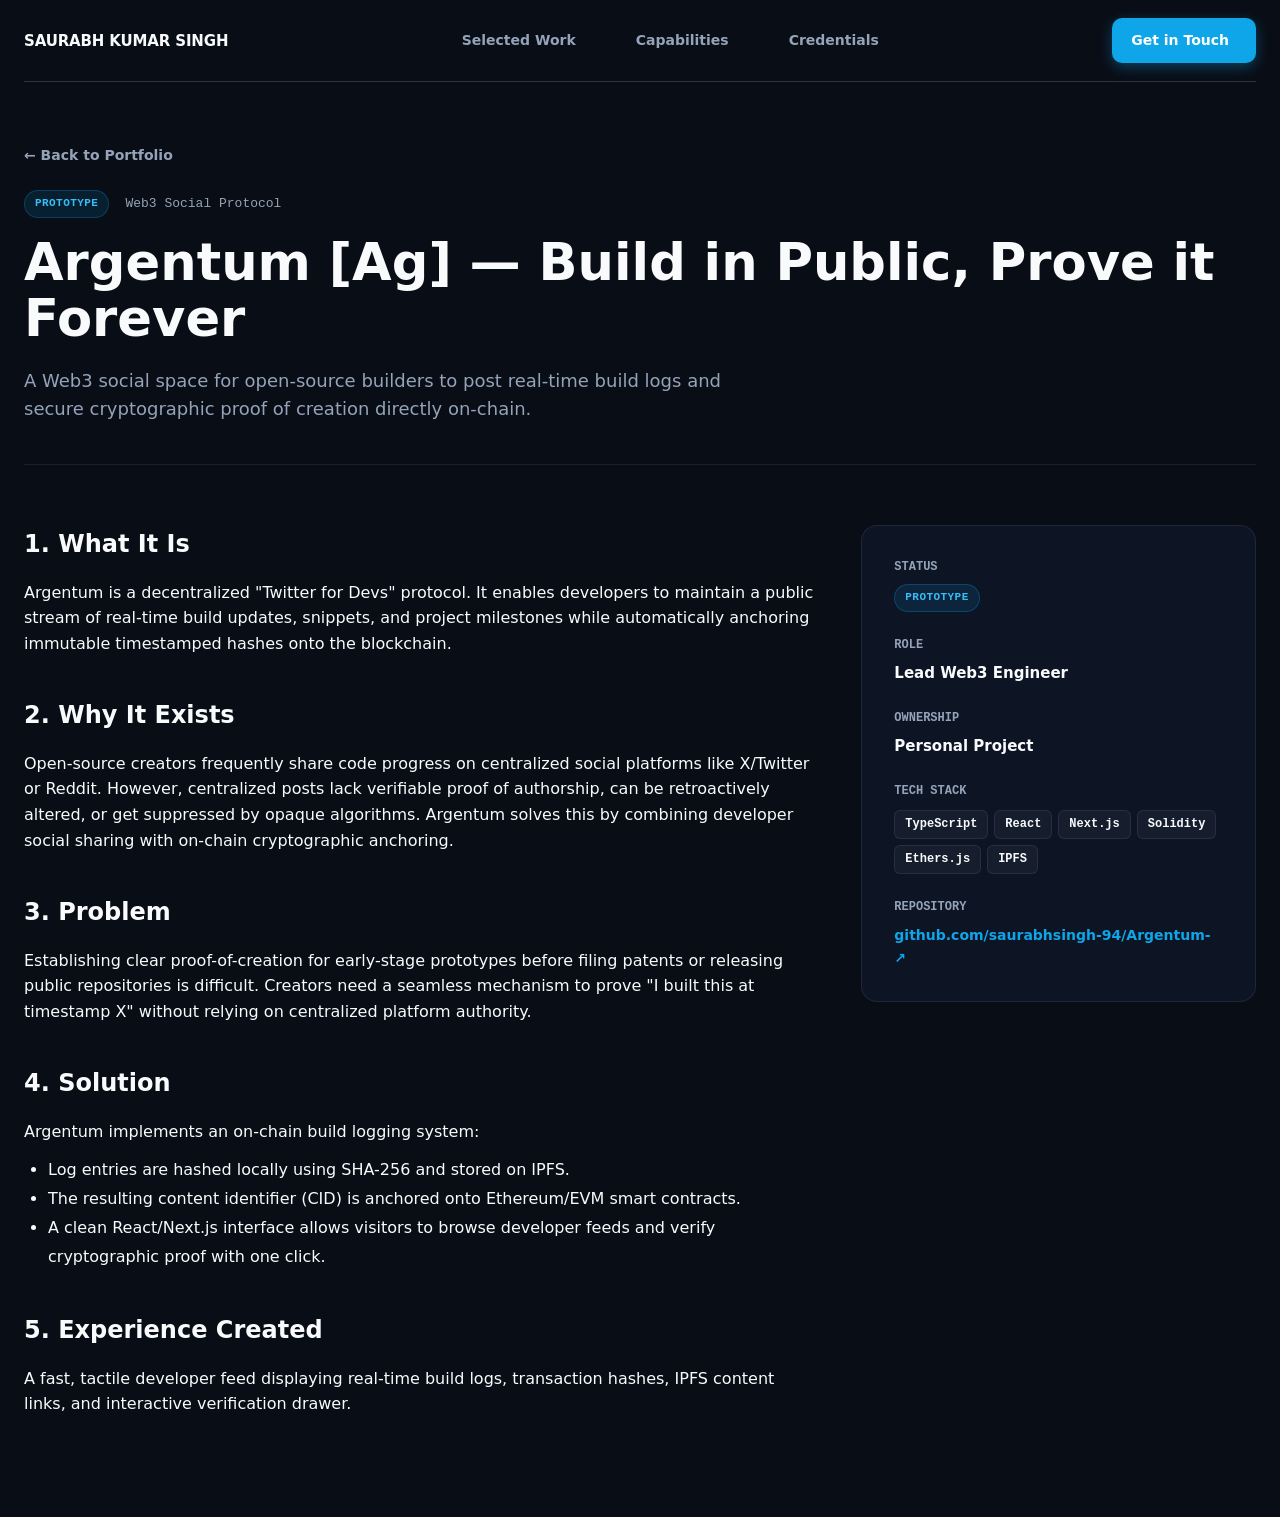
<file: projects/argentum.html>
<!doctype html>
<html lang="en">
  <head>
    <meta charset="UTF-8" />
    <meta name="viewport" content="width=device-width, initial-scale=1.0" />
    <title>Argentum [Ag] — Case Study | Saurabh Kumar Singh</title>
    <link rel="stylesheet" href="../assets/css/main.css" />
    <style>
      .case-study-hero {
        padding: 60px 0 40px;
        border-bottom: 1px solid var(--line);
      }
      .back-link {
        display: inline-flex;
        align-items: center;
        gap: 8px;
        font-weight: 800;
        font-size: 14px;
        color: var(--muted);
        margin-bottom: 24px;
      }
      .back-link:hover { color: var(--red); }
      .case-grid {
        display: grid;
        grid-template-columns: 2fr 1fr;
        gap: 48px;
        padding: 60px 0;
      }
      .case-block {
        margin-bottom: 40px;
      }
      .case-block h2 {
        font-size: 24px;
        font-weight: 900;
        margin-bottom: 16px;
      }
      .case-sidebar {
        background: var(--card-bg);
        border: 1px solid var(--line);
        border-radius: var(--radius);
        padding: 32px;
        height: fit-content;
        box-shadow: var(--shadow-soft);
      }
      .meta-group {
        margin-bottom: 24px;
      }
      .meta-label {
        font-size: 12px;
        font-weight: 800;
        font-family: var(--font-mono);
        color: var(--muted);
        text-transform: uppercase;
        margin-bottom: 6px;
      }
      .meta-val {
        font-size: 15px;
        font-weight: 700;
      }
    </style>
  </head>
  <body>
    <div class="page">
      <nav class="header-nav">
        <a href="../index.html" class="brand-container">
          <span>SAURABH KUMAR SINGH</span>
        </a>
        <div class="nav-links">
          <a href="../index.html#projects">Selected Work</a>
          <a href="../index.html#about">Capabilities</a>
          <a href="../index.html#credentials">Credentials</a>
        </div>
        <div class="nav-cta-group">
          <a href="../index.html#contact" class="btn red">
            <span>Get in Touch</span>
            <span class="btn-cube"></span>
          </a>
        </div>
      </nav>

      <section class="case-study-hero">
        <a href="../index.html#projects" class="back-link">← Back to Portfolio</a>
        <div style="display: flex; align-items: center; gap: 16px; margin-bottom: 16px;">
          <span class="status-badge prototype">Prototype</span>
          <span style="font-family: var(--font-mono); font-size: 13px; color: var(--muted);">Web3 Social Protocol</span>
        </div>
        <h1 style="font-size: clamp(36px, 4vw, 54px); font-weight: 900; line-height: 1.1; margin-bottom: 20px;">
          Argentum [Ag] — Build in Public, Prove it Forever
        </h1>
        <p style="font-size: 18px; color: var(--muted); max-width: 760px;">
          A Web3 social space for open-source builders to post real-time build logs and secure cryptographic proof of creation directly on-chain.
        </p>
      </section>

      <div class="case-grid">
        <main class="case-content">
          <div class="case-block">
            <h2>1. What It Is</h2>
            <p>
              Argentum is a decentralized "Twitter for Devs" protocol. It enables developers to maintain a public stream of real-time build updates, snippets, and project milestones while automatically anchoring immutable timestamped hashes onto the blockchain.
            </p>
          </div>

          <div class="case-block">
            <h2>2. Why It Exists</h2>
            <p>
              Open-source creators frequently share code progress on centralized social platforms like X/Twitter or Reddit. However, centralized posts lack verifiable proof of authorship, can be retroactively altered, or get suppressed by opaque algorithms. Argentum solves this by combining developer social sharing with on-chain cryptographic anchoring.
            </p>
          </div>

          <div class="case-block">
            <h2>3. Problem</h2>
            <p>
              Establishing clear proof-of-creation for early-stage prototypes before filing patents or releasing public repositories is difficult. Creators need a seamless mechanism to prove "I built this at timestamp X" without relying on centralized platform authority.
            </p>
          </div>

          <div class="case-block">
            <h2>4. Solution</h2>
            <p>
              Argentum implements an on-chain build logging system:
            </p>
            <ul style="margin-left: 24px; margin-top: 12px; line-height: 1.8;">
              <li>Log entries are hashed locally using SHA-256 and stored on IPFS.</li>
              <li>The resulting content identifier (CID) is anchored onto Ethereum/EVM smart contracts.</li>
              <li>A clean React/Next.js interface allows visitors to browse developer feeds and verify cryptographic proof with one click.</li>
            </ul>
          </div>

          <div class="case-block">
            <h2>5. Experience Created</h2>
            <p>
              A fast, tactile developer feed displaying real-time build logs, transaction hashes, IPFS content links, and interactive verification drawer.
            </p>
          </div>
        </main>

        <aside class="case-sidebar">
          <div class="meta-group">
            <div class="meta-label">Status</div>
            <div class="meta-val"><span class="status-badge prototype">Prototype</span></div>
          </div>
          <div class="meta-group">
            <div class="meta-label">Role</div>
            <div class="meta-val">Lead Web3 Engineer</div>
          </div>
          <div class="meta-group">
            <div class="meta-label">Ownership</div>
            <div class="meta-val">Personal Project</div>
          </div>
          <div class="meta-group">
            <div class="meta-label">Tech Stack</div>
            <div style="display: flex; flex-wrap: wrap; gap: 6px; margin-top: 8px;">
              <span class="tag-pill">TypeScript</span>
              <span class="tag-pill">React</span>
              <span class="tag-pill">Next.js</span>
              <span class="tag-pill">Solidity</span>
              <span class="tag-pill">Ethers.js</span>
              <span class="tag-pill">IPFS</span>
            </div>
          </div>
          <div class="meta-group" style="margin-bottom: 0;">
            <div class="meta-label">Repository</div>
            <div class="meta-val">
              <a href="https://github.com/saurabhsingh-94/Argentum-" target="_blank" class="card-link">
                github.com/saurabhsingh-94/Argentum- ↗
              </a>
            </div>
          </div>
        </aside>
      </div>
    </div>
  </body>
</html>
</file>
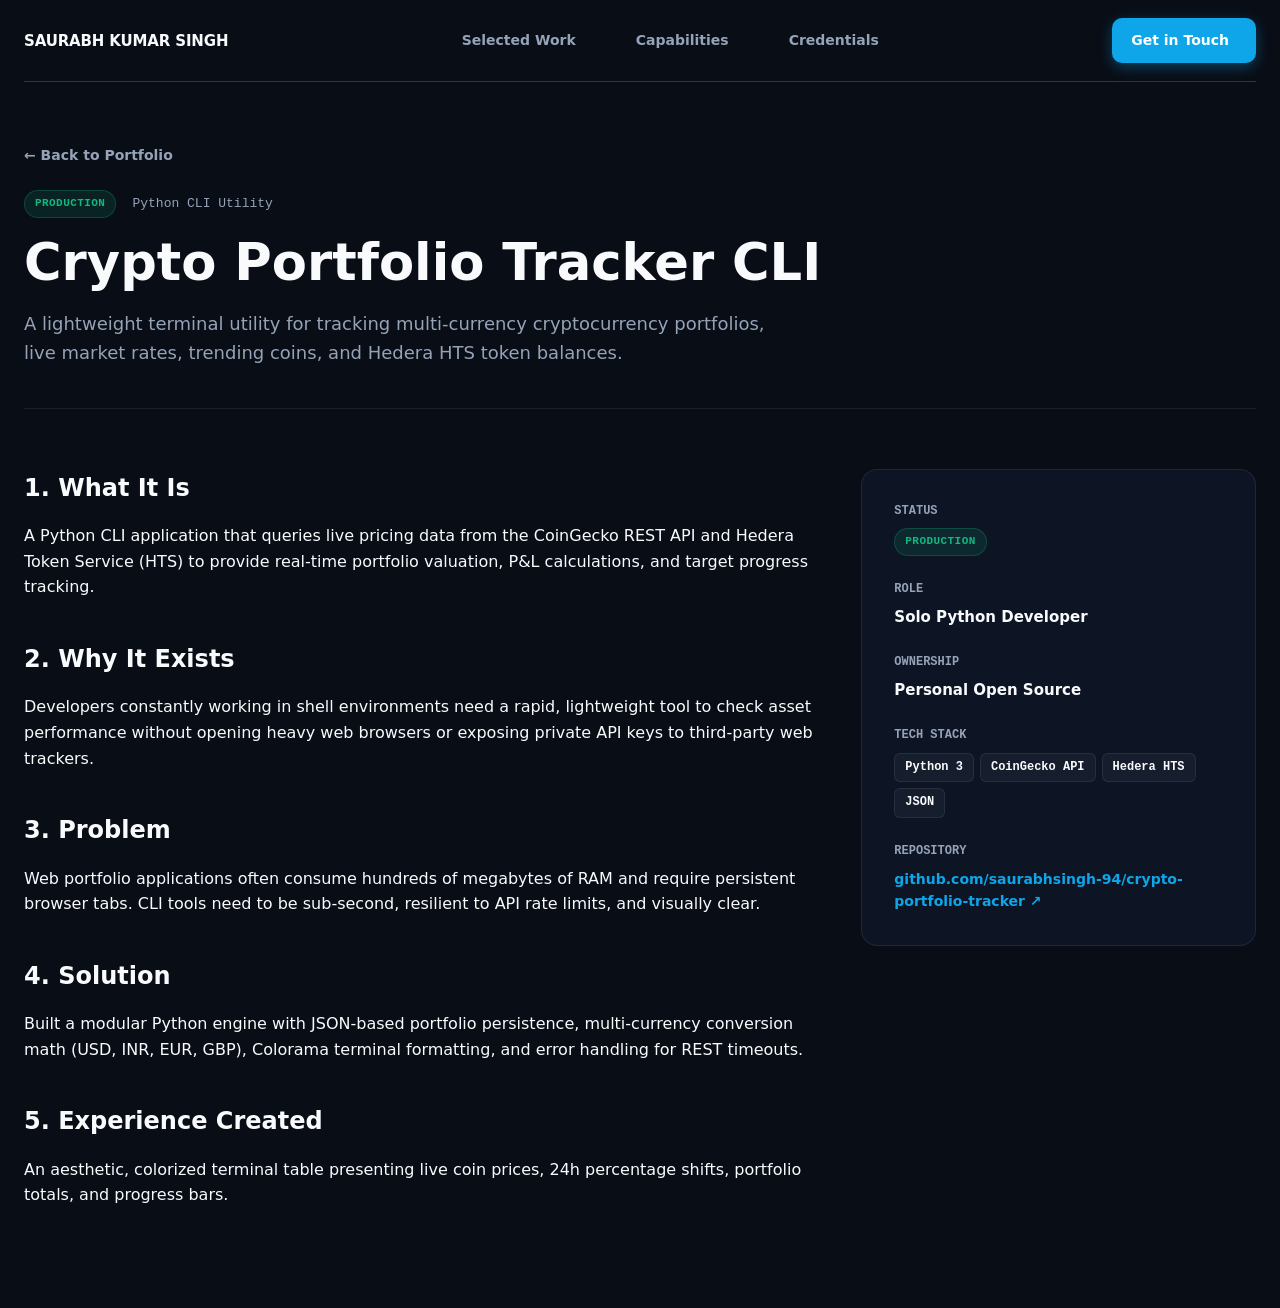
<file: projects/crypto-portfolio-tracker.html>
<!doctype html>
<html lang="en">
  <head>
    <meta charset="UTF-8" />
    <meta name="viewport" content="width=device-width, initial-scale=1.0" />
    <title>Crypto Portfolio Tracker CLI — Case Study | Saurabh Kumar Singh</title>
    <link rel="stylesheet" href="../assets/css/main.css" />
    <style>
      .case-study-hero { padding: 60px 0 40px; border-bottom: 1px solid var(--line); }
      .back-link { display: inline-flex; align-items: center; gap: 8px; font-weight: 800; font-size: 14px; color: var(--muted); margin-bottom: 24px; }
      .back-link:hover { color: var(--red); }
      .case-grid { display: grid; grid-template-columns: 2fr 1fr; gap: 48px; padding: 60px 0; }
      .case-block { margin-bottom: 40px; }
      .case-block h2 { font-size: 24px; font-weight: 900; margin-bottom: 16px; }
      .case-sidebar { background: var(--card-bg); border: 1px solid var(--line); border-radius: var(--radius); padding: 32px; height: fit-content; box-shadow: var(--shadow-soft); }
      .meta-group { margin-bottom: 24px; }
      .meta-label { font-size: 12px; font-weight: 800; font-family: var(--font-mono); color: var(--muted); text-transform: uppercase; margin-bottom: 6px; }
      .meta-val { font-size: 15px; font-weight: 700; }
    </style>
  </head>
  <body>
    <div class="page">
      <nav class="header-nav">
        <a href="../index.html" class="brand-container">
          <span>SAURABH KUMAR SINGH</span>
        </a>
        <div class="nav-links">
          <a href="../index.html#projects">Selected Work</a>
          <a href="../index.html#about">Capabilities</a>
          <a href="../index.html#credentials">Credentials</a>
        </div>
        <div class="nav-cta-group">
          <a href="../index.html#contact" class="btn red">
            <span>Get in Touch</span>
            <span class="btn-cube"></span>
          </a>
        </div>
      </nav>

      <section class="case-study-hero">
        <a href="../index.html#projects" class="back-link">← Back to Portfolio</a>
        <div style="display: flex; align-items: center; gap: 16px; margin-bottom: 16px;">
          <span class="status-badge production">Production</span>
          <span style="font-family: var(--font-mono); font-size: 13px; color: var(--muted);">Python CLI Utility</span>
        </div>
        <h1 style="font-size: clamp(36px, 4vw, 54px); font-weight: 900; line-height: 1.1; margin-bottom: 20px;">
          Crypto Portfolio Tracker CLI
        </h1>
        <p style="font-size: 18px; color: var(--muted); max-width: 760px;">
          A lightweight terminal utility for tracking multi-currency cryptocurrency portfolios, live market rates, trending coins, and Hedera HTS token balances.
        </p>
      </section>

      <div class="case-grid">
        <main class="case-content">
          <div class="case-block">
            <h2>1. What It Is</h2>
            <p>
              A Python CLI application that queries live pricing data from the CoinGecko REST API and Hedera Token Service (HTS) to provide real-time portfolio valuation, P&L calculations, and target progress tracking.
            </p>
          </div>

          <div class="case-block">
            <h2>2. Why It Exists</h2>
            <p>
              Developers constantly working in shell environments need a rapid, lightweight tool to check asset performance without opening heavy web browsers or exposing private API keys to third-party web trackers.
            </p>
          </div>

          <div class="case-block">
            <h2>3. Problem</h2>
            <p>
              Web portfolio applications often consume hundreds of megabytes of RAM and require persistent browser tabs. CLI tools need to be sub-second, resilient to API rate limits, and visually clear.
            </p>
          </div>

          <div class="case-block">
            <h2>4. Solution</h2>
            <p>
              Built a modular Python engine with JSON-based portfolio persistence, multi-currency conversion math (USD, INR, EUR, GBP), Colorama terminal formatting, and error handling for REST timeouts.
            </p>
          </div>

          <div class="case-block">
            <h2>5. Experience Created</h2>
            <p>
              An aesthetic, colorized terminal table presenting live coin prices, 24h percentage shifts, portfolio totals, and progress bars.
            </p>
          </div>
        </main>

        <aside class="case-sidebar">
          <div class="meta-group">
            <div class="meta-label">Status</div>
            <div class="meta-val"><span class="status-badge production">Production</span></div>
          </div>
          <div class="meta-group">
            <div class="meta-label">Role</div>
            <div class="meta-val">Solo Python Developer</div>
          </div>
          <div class="meta-group">
            <div class="meta-label">Ownership</div>
            <div class="meta-val">Personal Open Source</div>
          </div>
          <div class="meta-group">
            <div class="meta-label">Tech Stack</div>
            <div style="display: flex; flex-wrap: wrap; gap: 6px; margin-top: 8px;">
              <span class="tag-pill">Python 3</span>
              <span class="tag-pill">CoinGecko API</span>
              <span class="tag-pill">Hedera HTS</span>
              <span class="tag-pill">JSON</span>
            </div>
          </div>
          <div class="meta-group" style="margin-bottom: 0;">
            <div class="meta-label">Repository</div>
            <div class="meta-val">
              <a href="https://github.com/saurabhsingh-94/crypto-portfolio-tracker" target="_blank" class="card-link">
                github.com/saurabhsingh-94/crypto-portfolio-tracker ↗
              </a>
            </div>
          </div>
        </aside>
      </div>
    </div>
  </body>
</html>
</file>
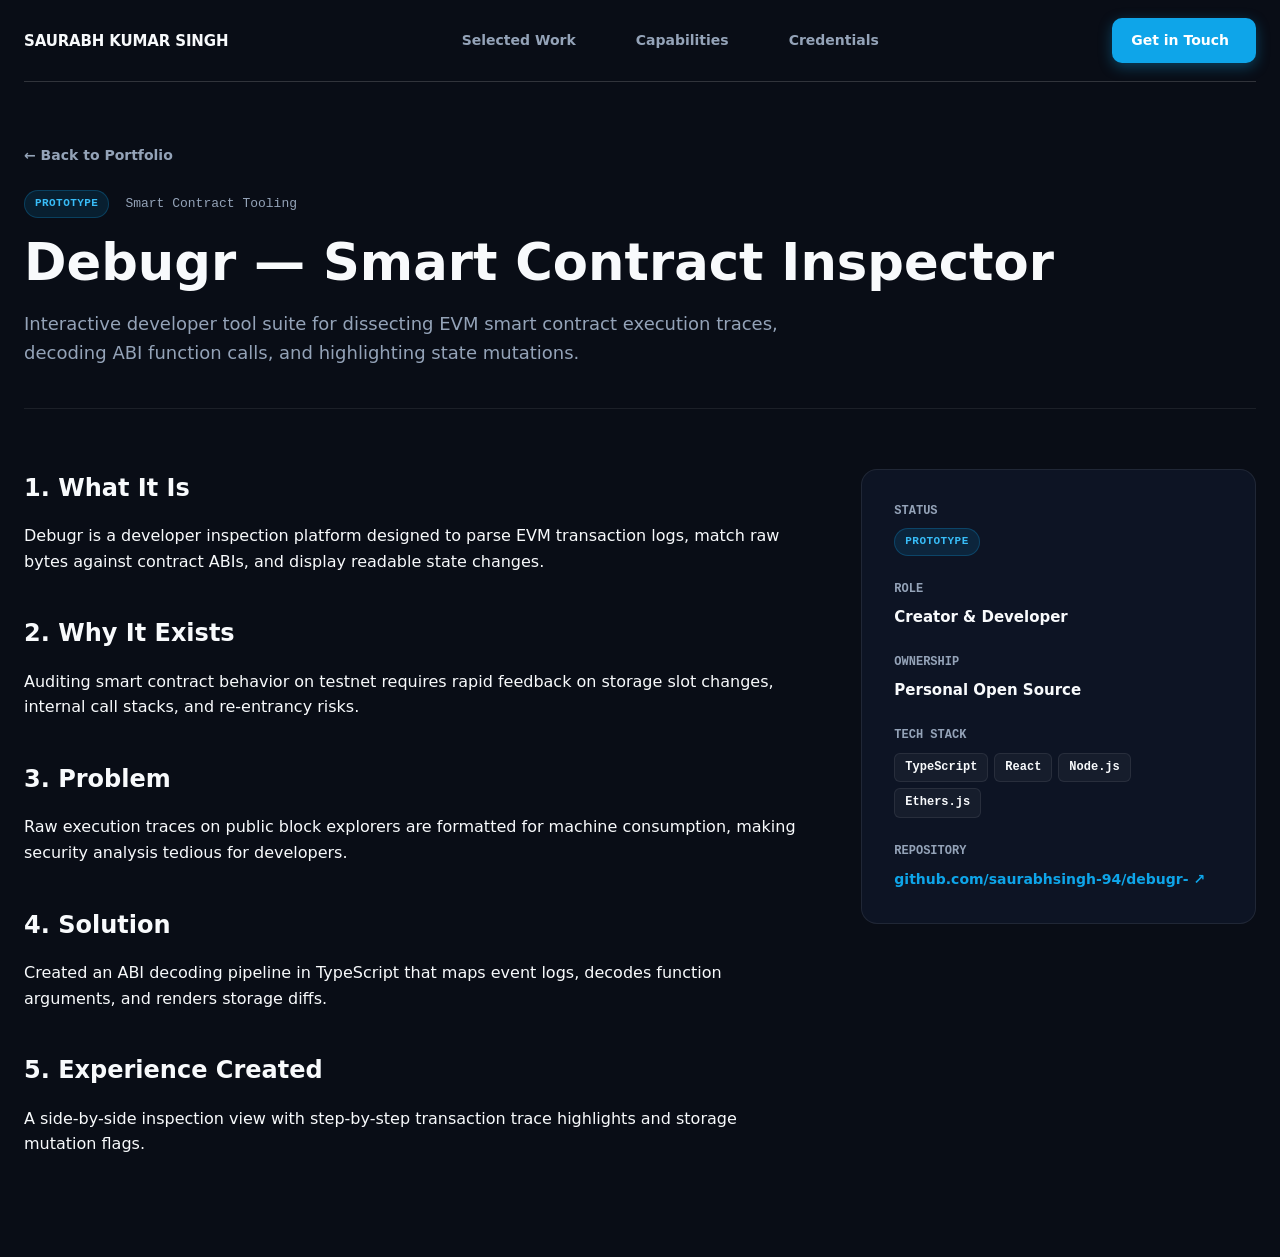
<file: projects/debugr.html>
<!doctype html>
<html lang="en">
  <head>
    <meta charset="UTF-8" />
    <meta name="viewport" content="width=device-width, initial-scale=1.0" />
    <title>Debugr — Smart Contract Inspector — Case Study | Saurabh Kumar Singh</title>
    <link rel="stylesheet" href="../assets/css/main.css" />
    <style>
      .case-study-hero { padding: 60px 0 40px; border-bottom: 1px solid var(--line); }
      .back-link { display: inline-flex; align-items: center; gap: 8px; font-weight: 800; font-size: 14px; color: var(--muted); margin-bottom: 24px; }
      .back-link:hover { color: var(--red); }
      .case-grid { display: grid; grid-template-columns: 2fr 1fr; gap: 48px; padding: 60px 0; }
      .case-block { margin-bottom: 40px; }
      .case-block h2 { font-size: 24px; font-weight: 900; margin-bottom: 16px; }
      .case-sidebar { background: var(--card-bg); border: 1px solid var(--line); border-radius: var(--radius); padding: 32px; height: fit-content; box-shadow: var(--shadow-soft); }
      .meta-group { margin-bottom: 24px; }
      .meta-label { font-size: 12px; font-weight: 800; font-family: var(--font-mono); color: var(--muted); text-transform: uppercase; margin-bottom: 6px; }
      .meta-val { font-size: 15px; font-weight: 700; }
    </style>
  </head>
  <body>
    <div class="page">
      <nav class="header-nav">
        <a href="../index.html" class="brand-container">
          <span>SAURABH KUMAR SINGH</span>
        </a>
        <div class="nav-links">
          <a href="../index.html#projects">Selected Work</a>
          <a href="../index.html#about">Capabilities</a>
          <a href="../index.html#credentials">Credentials</a>
        </div>
        <div class="nav-cta-group">
          <a href="../index.html#contact" class="btn red">
            <span>Get in Touch</span>
            <span class="btn-cube"></span>
          </a>
        </div>
      </nav>

      <section class="case-study-hero">
        <a href="../index.html#projects" class="back-link">← Back to Portfolio</a>
        <div style="display: flex; align-items: center; gap: 16px; margin-bottom: 16px;">
          <span class="status-badge prototype">Prototype</span>
          <span style="font-family: var(--font-mono); font-size: 13px; color: var(--muted);">Smart Contract Tooling</span>
        </div>
        <h1 style="font-size: clamp(36px, 4vw, 54px); font-weight: 900; line-height: 1.1; margin-bottom: 20px;">
          Debugr — Smart Contract Inspector
        </h1>
        <p style="font-size: 18px; color: var(--muted); max-width: 760px;">
          Interactive developer tool suite for dissecting EVM smart contract execution traces, decoding ABI function calls, and highlighting state mutations.
        </p>
      </section>

      <div class="case-grid">
        <main class="case-content">
          <div class="case-block">
            <h2>1. What It Is</h2>
            <p>
              Debugr is a developer inspection platform designed to parse EVM transaction logs, match raw bytes against contract ABIs, and display readable state changes.
            </p>
          </div>

          <div class="case-block">
            <h2>2. Why It Exists</h2>
            <p>
              Auditing smart contract behavior on testnet requires rapid feedback on storage slot changes, internal call stacks, and re-entrancy risks.
            </p>
          </div>

          <div class="case-block">
            <h2>3. Problem</h2>
            <p>
              Raw execution traces on public block explorers are formatted for machine consumption, making security analysis tedious for developers.
            </p>
          </div>

          <div class="case-block">
            <h2>4. Solution</h2>
            <p>
              Created an ABI decoding pipeline in TypeScript that maps event logs, decodes function arguments, and renders storage diffs.
            </p>
          </div>

          <div class="case-block">
            <h2>5. Experience Created</h2>
            <p>
              A side-by-side inspection view with step-by-step transaction trace highlights and storage mutation flags.
            </p>
          </div>
        </main>

        <aside class="case-sidebar">
          <div class="meta-group">
            <div class="meta-label">Status</div>
            <div class="meta-val"><span class="status-badge prototype">Prototype</span></div>
          </div>
          <div class="meta-group">
            <div class="meta-label">Role</div>
            <div class="meta-val">Creator & Developer</div>
          </div>
          <div class="meta-group">
            <div class="meta-label">Ownership</div>
            <div class="meta-val">Personal Open Source</div>
          </div>
          <div class="meta-group">
            <div class="meta-label">Tech Stack</div>
            <div style="display: flex; flex-wrap: wrap; gap: 6px; margin-top: 8px;">
              <span class="tag-pill">TypeScript</span>
              <span class="tag-pill">React</span>
              <span class="tag-pill">Node.js</span>
              <span class="tag-pill">Ethers.js</span>
            </div>
          </div>
          <div class="meta-group" style="margin-bottom: 0;">
            <div class="meta-label">Repository</div>
            <div class="meta-val">
              <a href="https://github.com/saurabhsingh-94/debugr-" target="_blank" class="card-link">
                github.com/saurabhsingh-94/debugr- ↗
              </a>
            </div>
          </div>
        </aside>
      </div>
    </div>
  </body>
</html>
</file>
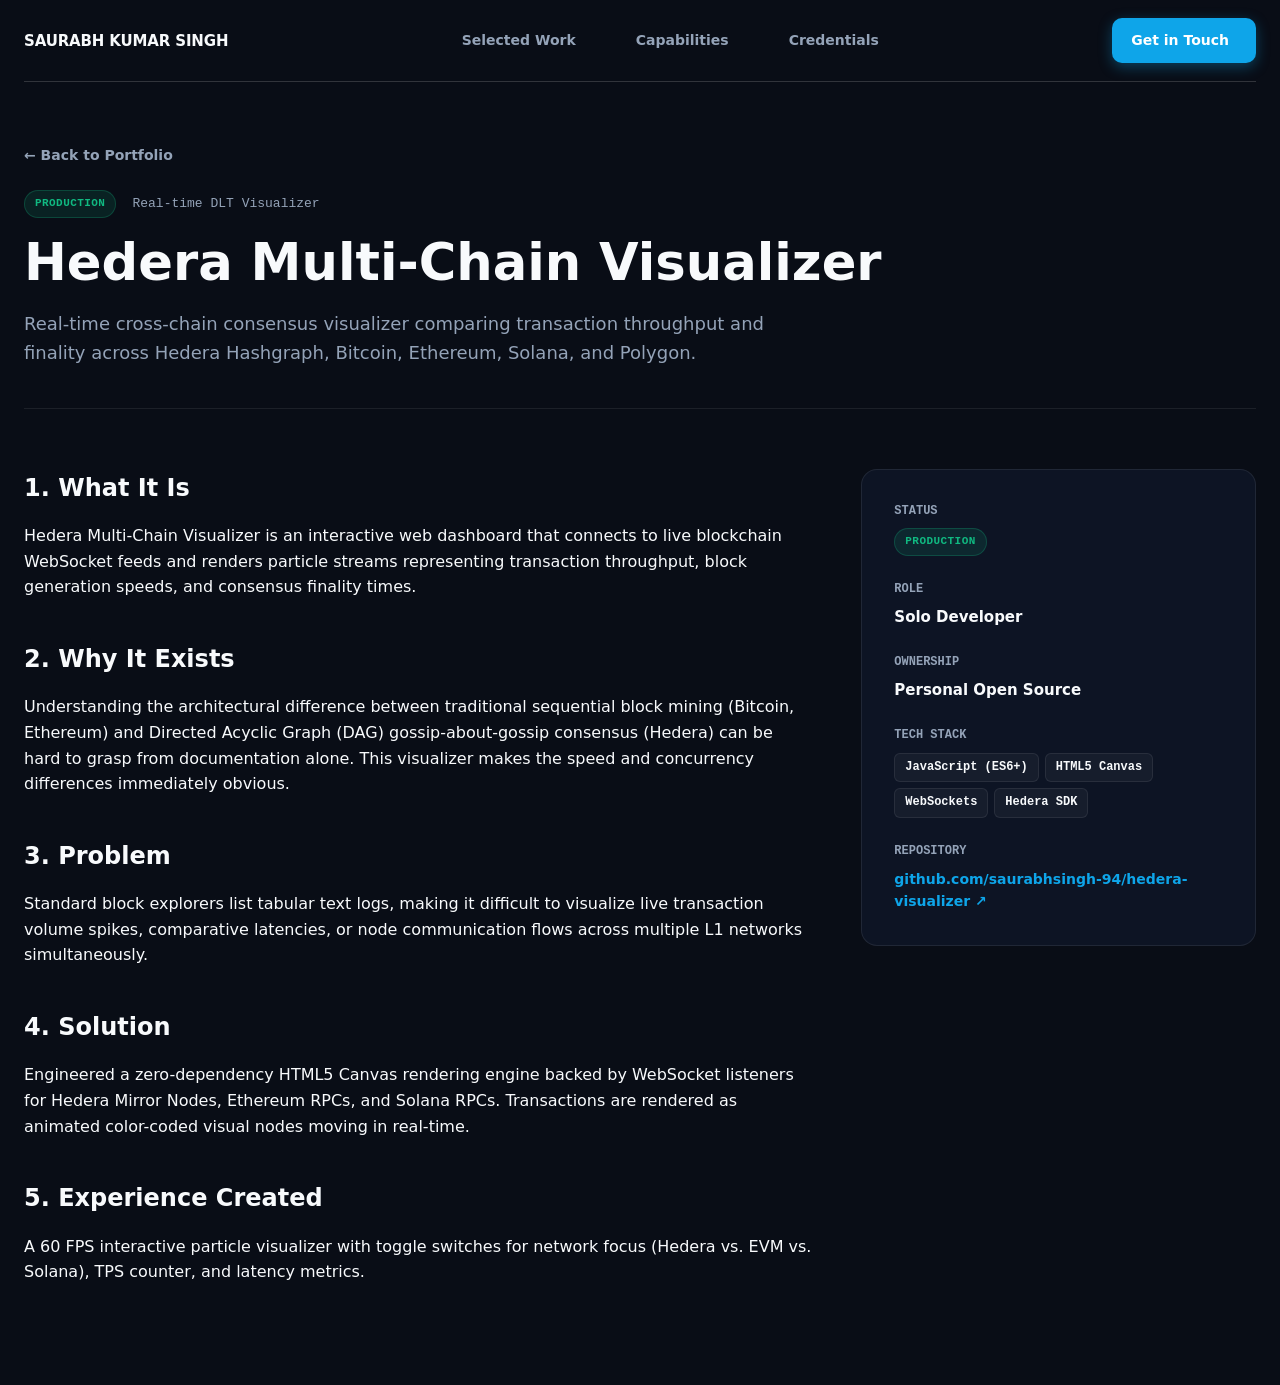
<file: projects/hedera-visualizer.html>
<!doctype html>
<html lang="en">
  <head>
    <meta charset="UTF-8" />
    <meta name="viewport" content="width=device-width, initial-scale=1.0" />
    <title>Hedera Multi-Chain Visualizer — Case Study | Saurabh Kumar Singh</title>
    <link rel="stylesheet" href="../assets/css/main.css" />
    <style>
      .case-study-hero { padding: 60px 0 40px; border-bottom: 1px solid var(--line); }
      .back-link { display: inline-flex; align-items: center; gap: 8px; font-weight: 800; font-size: 14px; color: var(--muted); margin-bottom: 24px; }
      .back-link:hover { color: var(--red); }
      .case-grid { display: grid; grid-template-columns: 2fr 1fr; gap: 48px; padding: 60px 0; }
      .case-block { margin-bottom: 40px; }
      .case-block h2 { font-size: 24px; font-weight: 900; margin-bottom: 16px; }
      .case-sidebar { background: var(--card-bg); border: 1px solid var(--line); border-radius: var(--radius); padding: 32px; height: fit-content; box-shadow: var(--shadow-soft); }
      .meta-group { margin-bottom: 24px; }
      .meta-label { font-size: 12px; font-weight: 800; font-family: var(--font-mono); color: var(--muted); text-transform: uppercase; margin-bottom: 6px; }
      .meta-val { font-size: 15px; font-weight: 700; }
    </style>
  </head>
  <body>
    <div class="page">
      <nav class="header-nav">
        <a href="../index.html" class="brand-container">
          <span>SAURABH KUMAR SINGH</span>
        </a>
        <div class="nav-links">
          <a href="../index.html#projects">Selected Work</a>
          <a href="../index.html#about">Capabilities</a>
          <a href="../index.html#credentials">Credentials</a>
        </div>
        <div class="nav-cta-group">
          <a href="../index.html#contact" class="btn red">
            <span>Get in Touch</span>
            <span class="btn-cube"></span>
          </a>
        </div>
      </nav>

      <section class="case-study-hero">
        <a href="../index.html#projects" class="back-link">← Back to Portfolio</a>
        <div style="display: flex; align-items: center; gap: 16px; margin-bottom: 16px;">
          <span class="status-badge production">Production</span>
          <span style="font-family: var(--font-mono); font-size: 13px; color: var(--muted);">Real-time DLT Visualizer</span>
        </div>
        <h1 style="font-size: clamp(36px, 4vw, 54px); font-weight: 900; line-height: 1.1; margin-bottom: 20px;">
          Hedera Multi-Chain Visualizer
        </h1>
        <p style="font-size: 18px; color: var(--muted); max-width: 760px;">
          Real-time cross-chain consensus visualizer comparing transaction throughput and finality across Hedera Hashgraph, Bitcoin, Ethereum, Solana, and Polygon.
        </p>
      </section>

      <div class="case-grid">
        <main class="case-content">
          <div class="case-block">
            <h2>1. What It Is</h2>
            <p>
              Hedera Multi-Chain Visualizer is an interactive web dashboard that connects to live blockchain WebSocket feeds and renders particle streams representing transaction throughput, block generation speeds, and consensus finality times.
            </p>
          </div>

          <div class="case-block">
            <h2>2. Why It Exists</h2>
            <p>
              Understanding the architectural difference between traditional sequential block mining (Bitcoin, Ethereum) and Directed Acyclic Graph (DAG) gossip-about-gossip consensus (Hedera) can be hard to grasp from documentation alone. This visualizer makes the speed and concurrency differences immediately obvious.
            </p>
          </div>

          <div class="case-block">
            <h2>3. Problem</h2>
            <p>
              Standard block explorers list tabular text logs, making it difficult to visualize live transaction volume spikes, comparative latencies, or node communication flows across multiple L1 networks simultaneously.
            </p>
          </div>

          <div class="case-block">
            <h2>4. Solution</h2>
            <p>
              Engineered a zero-dependency HTML5 Canvas rendering engine backed by WebSocket listeners for Hedera Mirror Nodes, Ethereum RPCs, and Solana RPCs. Transactions are rendered as animated color-coded visual nodes moving in real-time.
            </p>
          </div>

          <div class="case-block">
            <h2>5. Experience Created</h2>
            <p>
              A 60 FPS interactive particle visualizer with toggle switches for network focus (Hedera vs. EVM vs. Solana), TPS counter, and latency metrics.
            </p>
          </div>
        </main>

        <aside class="case-sidebar">
          <div class="meta-group">
            <div class="meta-label">Status</div>
            <div class="meta-val"><span class="status-badge production">Production</span></div>
          </div>
          <div class="meta-group">
            <div class="meta-label">Role</div>
            <div class="meta-val">Solo Developer</div>
          </div>
          <div class="meta-group">
            <div class="meta-label">Ownership</div>
            <div class="meta-val">Personal Open Source</div>
          </div>
          <div class="meta-group">
            <div class="meta-label">Tech Stack</div>
            <div style="display: flex; flex-wrap: wrap; gap: 6px; margin-top: 8px;">
              <span class="tag-pill">JavaScript (ES6+)</span>
              <span class="tag-pill">HTML5 Canvas</span>
              <span class="tag-pill">WebSockets</span>
              <span class="tag-pill">Hedera SDK</span>
            </div>
          </div>
          <div class="meta-group" style="margin-bottom: 0;">
            <div class="meta-label">Repository</div>
            <div class="meta-val">
              <a href="https://github.com/saurabhsingh-94/hedera-visualizer" target="_blank" class="card-link">
                github.com/saurabhsingh-94/hedera-visualizer ↗
              </a>
            </div>
          </div>
        </aside>
      </div>
    </div>
  </body>
</html>
</file>
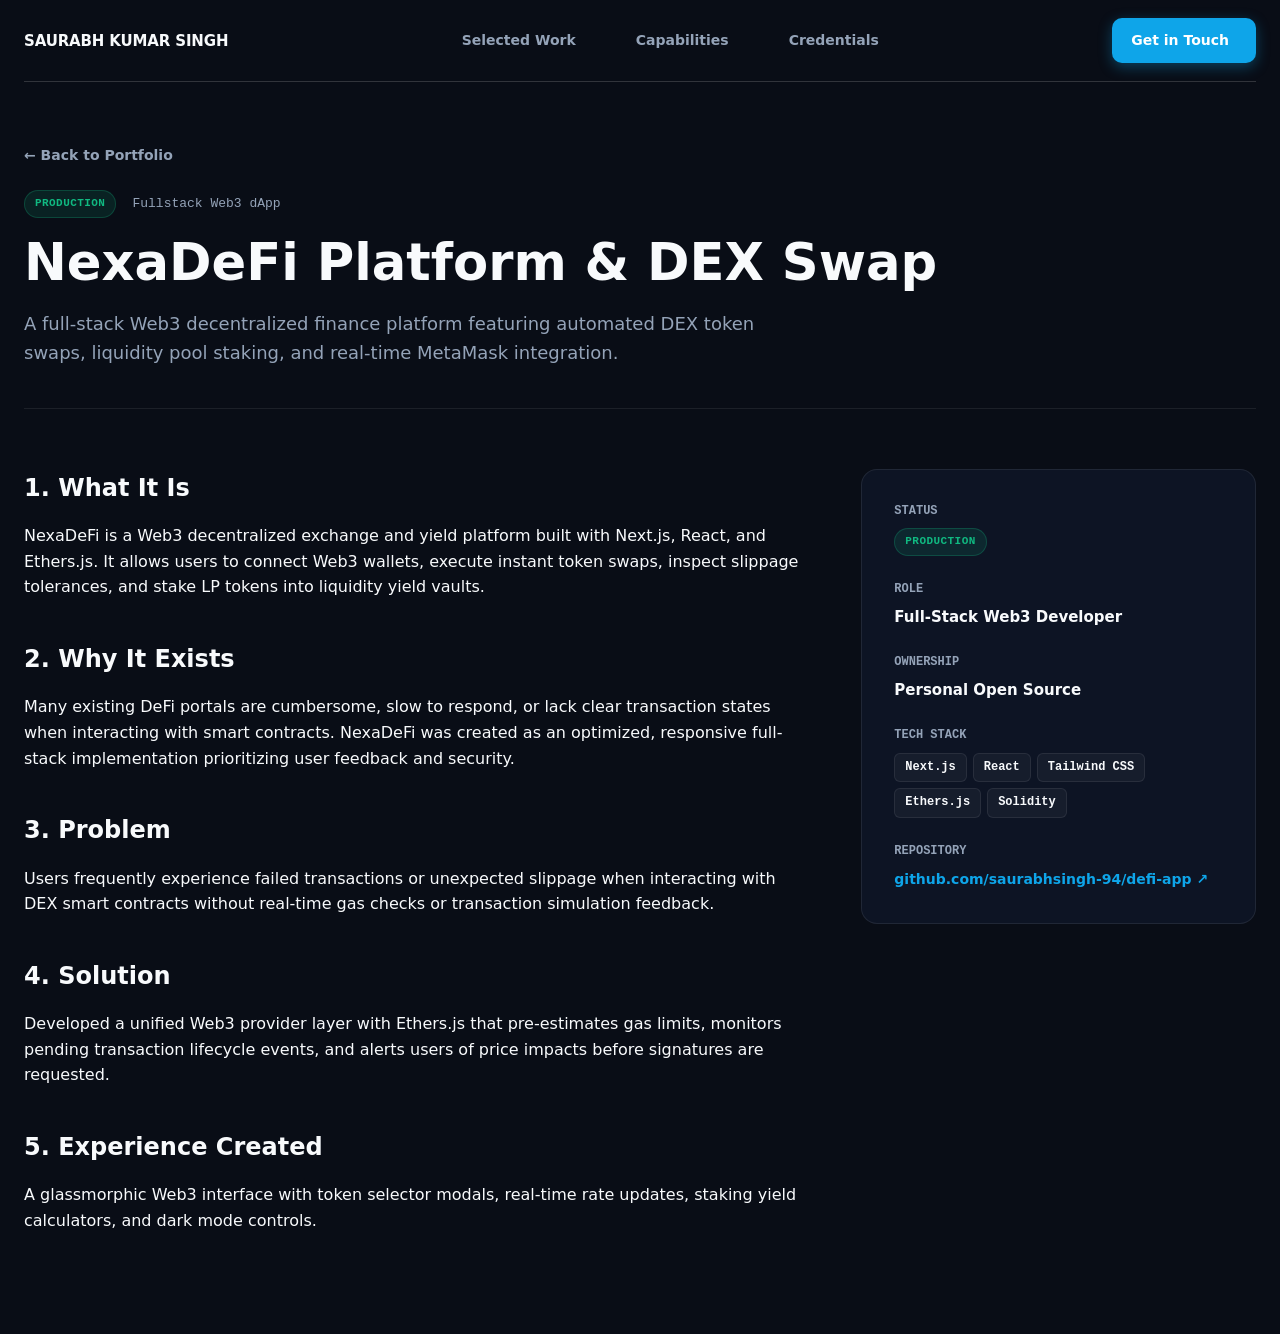
<file: projects/nexadefi-dashboard.html>
<!doctype html>
<html lang="en">
  <head>
    <meta charset="UTF-8" />
    <meta name="viewport" content="width=device-width, initial-scale=1.0" />
    <title>NexaDeFi Platform & DEX — Case Study | Saurabh Kumar Singh</title>
    <link rel="stylesheet" href="../assets/css/main.css" />
    <style>
      .case-study-hero { padding: 60px 0 40px; border-bottom: 1px solid var(--line); }
      .back-link { display: inline-flex; align-items: center; gap: 8px; font-weight: 800; font-size: 14px; color: var(--muted); margin-bottom: 24px; }
      .back-link:hover { color: var(--red); }
      .case-grid { display: grid; grid-template-columns: 2fr 1fr; gap: 48px; padding: 60px 0; }
      .case-block { margin-bottom: 40px; }
      .case-block h2 { font-size: 24px; font-weight: 900; margin-bottom: 16px; }
      .case-sidebar { background: var(--card-bg); border: 1px solid var(--line); border-radius: var(--radius); padding: 32px; height: fit-content; box-shadow: var(--shadow-soft); }
      .meta-group { margin-bottom: 24px; }
      .meta-label { font-size: 12px; font-weight: 800; font-family: var(--font-mono); color: var(--muted); text-transform: uppercase; margin-bottom: 6px; }
      .meta-val { font-size: 15px; font-weight: 700; }
    </style>
  </head>
  <body>
    <div class="page">
      <nav class="header-nav">
        <a href="../index.html" class="brand-container">
          <span>SAURABH KUMAR SINGH</span>
        </a>
        <div class="nav-links">
          <a href="../index.html#projects">Selected Work</a>
          <a href="../index.html#about">Capabilities</a>
          <a href="../index.html#credentials">Credentials</a>
        </div>
        <div class="nav-cta-group">
          <a href="../index.html#contact" class="btn red">
            <span>Get in Touch</span>
            <span class="btn-cube"></span>
          </a>
        </div>
      </nav>

      <section class="case-study-hero">
        <a href="../index.html#projects" class="back-link">← Back to Portfolio</a>
        <div style="display: flex; align-items: center; gap: 16px; margin-bottom: 16px;">
          <span class="status-badge production">Production</span>
          <span style="font-family: var(--font-mono); font-size: 13px; color: var(--muted);">Fullstack Web3 dApp</span>
        </div>
        <h1 style="font-size: clamp(36px, 4vw, 54px); font-weight: 900; line-height: 1.1; margin-bottom: 20px;">
          NexaDeFi Platform & DEX Swap
        </h1>
        <p style="font-size: 18px; color: var(--muted); max-width: 760px;">
          A full-stack Web3 decentralized finance platform featuring automated DEX token swaps, liquidity pool staking, and real-time MetaMask integration.
        </p>
      </section>

      <div class="case-grid">
        <main class="case-content">
          <div class="case-block">
            <h2>1. What It Is</h2>
            <p>
              NexaDeFi is a Web3 decentralized exchange and yield platform built with Next.js, React, and Ethers.js. It allows users to connect Web3 wallets, execute instant token swaps, inspect slippage tolerances, and stake LP tokens into liquidity yield vaults.
            </p>
          </div>

          <div class="case-block">
            <h2>2. Why It Exists</h2>
            <p>
              Many existing DeFi portals are cumbersome, slow to respond, or lack clear transaction states when interacting with smart contracts. NexaDeFi was created as an optimized, responsive full-stack implementation prioritizing user feedback and security.
            </p>
          </div>

          <div class="case-block">
            <h2>3. Problem</h2>
            <p>
              Users frequently experience failed transactions or unexpected slippage when interacting with DEX smart contracts without real-time gas checks or transaction simulation feedback.
            </p>
          </div>

          <div class="case-block">
            <h2>4. Solution</h2>
            <p>
              Developed a unified Web3 provider layer with Ethers.js that pre-estimates gas limits, monitors pending transaction lifecycle events, and alerts users of price impacts before signatures are requested.
            </p>
          </div>

          <div class="case-block">
            <h2>5. Experience Created</h2>
            <p>
              A glassmorphic Web3 interface with token selector modals, real-time rate updates, staking yield calculators, and dark mode controls.
            </p>
          </div>
        </main>

        <aside class="case-sidebar">
          <div class="meta-group">
            <div class="meta-label">Status</div>
            <div class="meta-val"><span class="status-badge production">Production</span></div>
          </div>
          <div class="meta-group">
            <div class="meta-label">Role</div>
            <div class="meta-val">Full-Stack Web3 Developer</div>
          </div>
          <div class="meta-group">
            <div class="meta-label">Ownership</div>
            <div class="meta-val">Personal Open Source</div>
          </div>
          <div class="meta-group">
            <div class="meta-label">Tech Stack</div>
            <div style="display: flex; flex-wrap: wrap; gap: 6px; margin-top: 8px;">
              <span class="tag-pill">Next.js</span>
              <span class="tag-pill">React</span>
              <span class="tag-pill">Tailwind CSS</span>
              <span class="tag-pill">Ethers.js</span>
              <span class="tag-pill">Solidity</span>
            </div>
          </div>
          <div class="meta-group" style="margin-bottom: 0;">
            <div class="meta-label">Repository</div>
            <div class="meta-val">
              <a href="https://github.com/saurabhsingh-94/defi-app" target="_blank" class="card-link">
                github.com/saurabhsingh-94/defi-app ↗
              </a>
            </div>
          </div>
        </aside>
      </div>
    </div>
  </body>
</html>
</file>
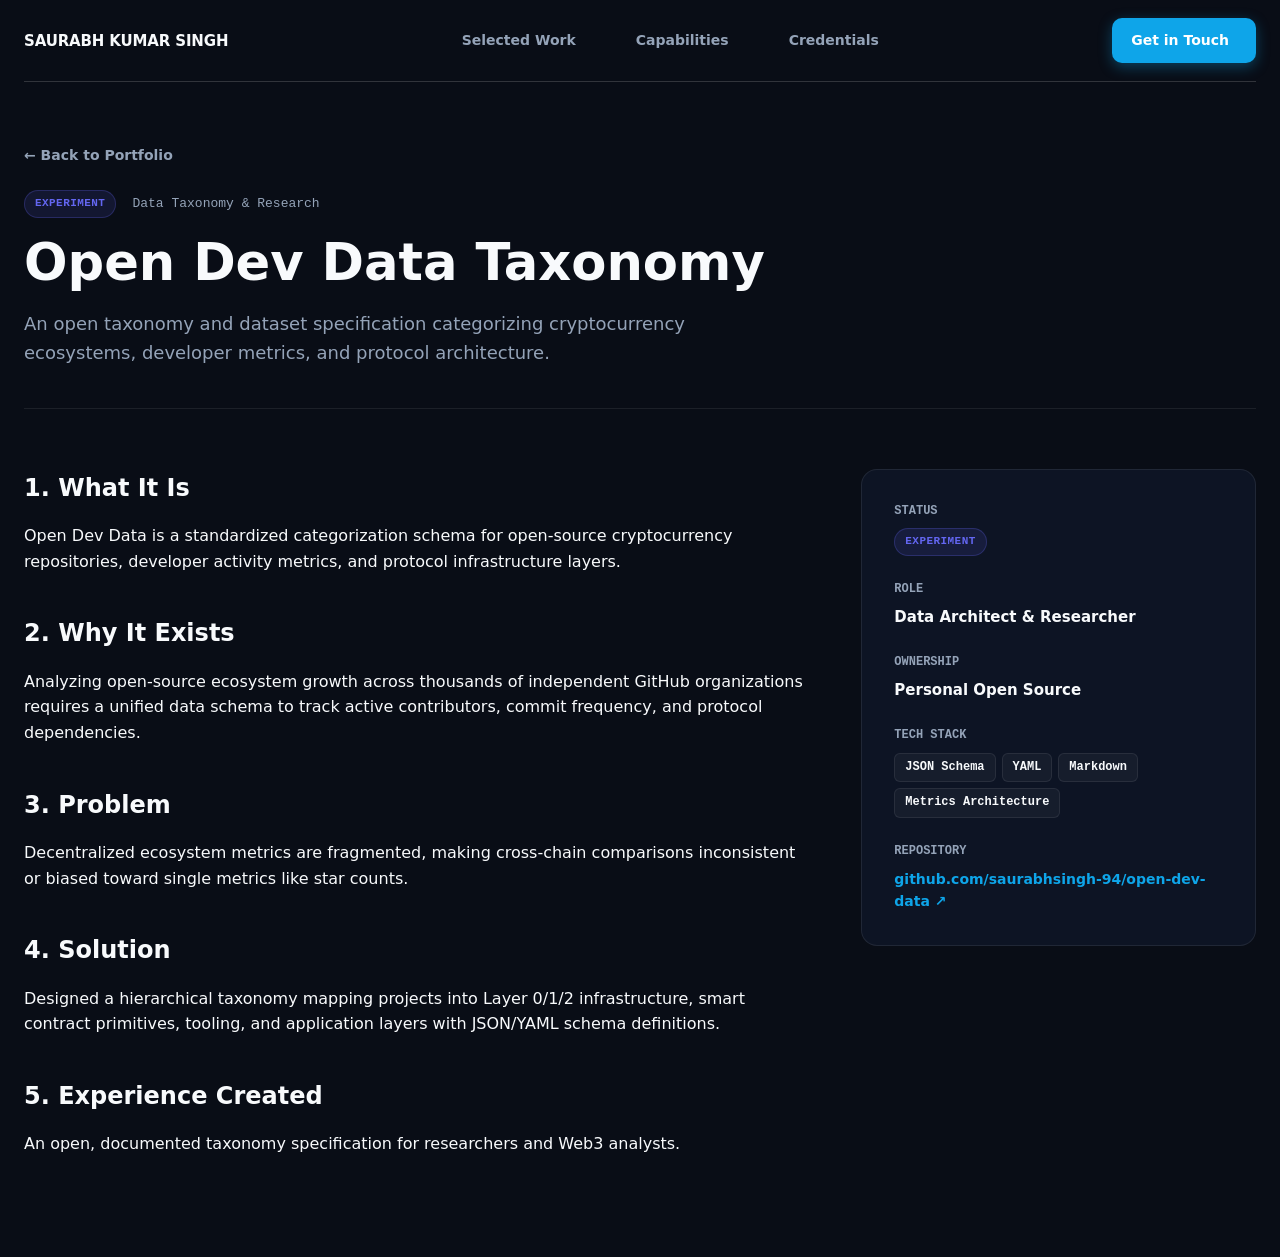
<file: projects/open-dev-data.html>
<!doctype html>
<html lang="en">
  <head>
    <meta charset="UTF-8" />
    <meta name="viewport" content="width=device-width, initial-scale=1.0" />
    <title>Open Dev Data Taxonomy — Case Study | Saurabh Kumar Singh</title>
    <link rel="stylesheet" href="../assets/css/main.css" />
    <style>
      .case-study-hero { padding: 60px 0 40px; border-bottom: 1px solid var(--line); }
      .back-link { display: inline-flex; align-items: center; gap: 8px; font-weight: 800; font-size: 14px; color: var(--muted); margin-bottom: 24px; }
      .back-link:hover { color: var(--red); }
      .case-grid { display: grid; grid-template-columns: 2fr 1fr; gap: 48px; padding: 60px 0; }
      .case-block { margin-bottom: 40px; }
      .case-block h2 { font-size: 24px; font-weight: 900; margin-bottom: 16px; }
      .case-sidebar { background: var(--card-bg); border: 1px solid var(--line); border-radius: var(--radius); padding: 32px; height: fit-content; box-shadow: var(--shadow-soft); }
      .meta-group { margin-bottom: 24px; }
      .meta-label { font-size: 12px; font-weight: 800; font-family: var(--font-mono); color: var(--muted); text-transform: uppercase; margin-bottom: 6px; }
      .meta-val { font-size: 15px; font-weight: 700; }
    </style>
  </head>
  <body>
    <div class="page">
      <nav class="header-nav">
        <a href="../index.html" class="brand-container">
          <span>SAURABH KUMAR SINGH</span>
        </a>
        <div class="nav-links">
          <a href="../index.html#projects">Selected Work</a>
          <a href="../index.html#about">Capabilities</a>
          <a href="../index.html#credentials">Credentials</a>
        </div>
        <div class="nav-cta-group">
          <a href="../index.html#contact" class="btn red">
            <span>Get in Touch</span>
            <span class="btn-cube"></span>
          </a>
        </div>
      </nav>

      <section class="case-study-hero">
        <a href="../index.html#projects" class="back-link">← Back to Portfolio</a>
        <div style="display: flex; align-items: center; gap: 16px; margin-bottom: 16px;">
          <span class="status-badge experiment">Experiment</span>
          <span style="font-family: var(--font-mono); font-size: 13px; color: var(--muted);">Data Taxonomy & Research</span>
        </div>
        <h1 style="font-size: clamp(36px, 4vw, 54px); font-weight: 900; line-height: 1.1; margin-bottom: 20px;">
          Open Dev Data Taxonomy
        </h1>
        <p style="font-size: 18px; color: var(--muted); max-width: 760px;">
          An open taxonomy and dataset specification categorizing cryptocurrency ecosystems, developer metrics, and protocol architecture.
        </p>
      </section>

      <div class="case-grid">
        <main class="case-content">
          <div class="case-block">
            <h2>1. What It Is</h2>
            <p>
              Open Dev Data is a standardized categorization schema for open-source cryptocurrency repositories, developer activity metrics, and protocol infrastructure layers.
            </p>
          </div>

          <div class="case-block">
            <h2>2. Why It Exists</h2>
            <p>
              Analyzing open-source ecosystem growth across thousands of independent GitHub organizations requires a unified data schema to track active contributors, commit frequency, and protocol dependencies.
            </p>
          </div>

          <div class="case-block">
            <h2>3. Problem</h2>
            <p>
              Decentralized ecosystem metrics are fragmented, making cross-chain comparisons inconsistent or biased toward single metrics like star counts.
            </p>
          </div>

          <div class="case-block">
            <h2>4. Solution</h2>
            <p>
              Designed a hierarchical taxonomy mapping projects into Layer 0/1/2 infrastructure, smart contract primitives, tooling, and application layers with JSON/YAML schema definitions.
            </p>
          </div>

          <div class="case-block">
            <h2>5. Experience Created</h2>
            <p>
              An open, documented taxonomy specification for researchers and Web3 analysts.
            </p>
          </div>
        </main>

        <aside class="case-sidebar">
          <div class="meta-group">
            <div class="meta-label">Status</div>
            <div class="meta-val"><span class="status-badge experiment">Experiment</span></div>
          </div>
          <div class="meta-group">
            <div class="meta-label">Role</div>
            <div class="meta-val">Data Architect & Researcher</div>
          </div>
          <div class="meta-group">
            <div class="meta-label">Ownership</div>
            <div class="meta-val">Personal Open Source</div>
          </div>
          <div class="meta-group">
            <div class="meta-label">Tech Stack</div>
            <div style="display: flex; flex-wrap: wrap; gap: 6px; margin-top: 8px;">
              <span class="tag-pill">JSON Schema</span>
              <span class="tag-pill">YAML</span>
              <span class="tag-pill">Markdown</span>
              <span class="tag-pill">Metrics Architecture</span>
            </div>
          </div>
          <div class="meta-group" style="margin-bottom: 0;">
            <div class="meta-label">Repository</div>
            <div class="meta-val">
              <a href="https://github.com/saurabhsingh-94/open-dev-data" target="_blank" class="card-link">
                github.com/saurabhsingh-94/open-dev-data ↗
              </a>
            </div>
          </div>
        </aside>
      </div>
    </div>
  </body>
</html>
</file>
<file: assets/css/main.css>
/* ==========================================================================
   SAURABH KUMAR SINGH — CREATIVE DEVELOPER PORTFOLIO
   Clean Obsidian Glassmorphic System + Anime.js 3D Motion Engine
   ========================================================================== */

:root {
  --bg: #090d16;
  --bg-secondary: #0f172a;
  --ink: #f8fafc;
  --muted: #94a3b8;
  --line: rgba(255, 255, 255, 0.08);
  --line-strong: rgba(255, 255, 255, 0.16);
  
  --primary: #0ea5e9;
  --primary-glow: rgba(14, 165, 233, 0.35);
  --cyan: #38bdf8;
  --emerald: #10b981;
  --indigo: #6366f1;
  --purple: #a855f7;
  --red: #ef4444;
  --yellow: #f59e0b;

  --card-bg: rgba(15, 23, 42, 0.75);
  --card-hover: rgba(30, 41, 59, 0.95);
  --shadow: 0 20px 50px rgba(0, 0, 0, 0.5);
  --shadow-glow: 0 0 35px rgba(14, 165, 233, 0.18);
  --radius: 16px;
  --radius-sm: 8px;

  --font-sans: 'Inter', system-ui, -apple-system, BlinkMacSystemFont, 'Segoe UI', Roboto, sans-serif;
  --font-mono: 'JetBrains Mono', 'Fira Code', 'Share Tech Mono', monospace;
}

[data-theme="light"] {
  --bg: #f8fafc;
  --bg-secondary: #ffffff;
  --ink: #0f172a;
  --muted: #64748b;
  --line: rgba(0, 0, 0, 0.08);
  --line-strong: rgba(0, 0, 0, 0.16);
  --card-bg: #ffffff;
  --card-hover: #f1f5f9;
  --shadow: 0 20px 50px rgba(0, 0, 0, 0.06);
  --shadow-glow: 0 0 30px rgba(14, 165, 233, 0.08);
}

* {
  box-sizing: border-box;
  margin: 0;
  padding: 0;
}

html {
  scroll-behavior: smooth;
  font-size: 16px;
}

body {
  font-family: var(--font-sans);
  background: var(--bg);
  color: var(--ink);
  overflow-x: hidden;
  line-height: 1.6;
  -webkit-font-smoothing: antialiased;
  -moz-osx-font-smoothing: grayscale;
}

a {
  color: inherit;
  text-decoration: none;
}

button {
  font-family: inherit;
}

.page {
  width: min(1380px, calc(100% - 48px));
  margin: 0 auto;
  position: relative;
  z-index: 2;
}

/* Ambient Cursor Glow Following Background */
.ambient-glow {
  position: fixed;
  width: 500px;
  height: 500px;
  border-radius: 50%;
  background: radial-gradient(circle, rgba(14, 165, 233, 0.12) 0%, rgba(99, 102, 241, 0.05) 50%, transparent 70%);
  pointer-events: none;
  z-index: 1;
  transform: translate(-50%, -50%);
  transition: transform 0.1s linear;
  filter: blur(40px);
}

/* Scroll Progress Bar */
.scroll-progress-bar {
  position: fixed;
  top: 0;
  left: 0;
  height: 3px;
  background: linear-gradient(90deg, #0ea5e9, #6366f1, #10b981);
  width: 0%;
  z-index: 10000;
  box-shadow: 0 0 12px #0ea5e9;
}

/* Shimmering Text Component */
.bklit-shimmer-text {
  background: linear-gradient(
    110deg,
    #ffffff 20%,
    #38bdf8 40%,
    #ffffff 60%,
    #818cf8 80%,
    #ffffff 100%
  );
  background-size: 200% auto;
  color: transparent;
  -webkit-background-clip: text;
  background-clip: text;
  animation: bklitShimmer 3.5s linear infinite;
  display: inline-block;
}

@keyframes bklitShimmer {
  0% { background-position: 200% 0; }
  100% { background-position: -200% 0; }
}

/* Quantum Loader */
.loader {
  position: fixed;
  inset: 0;
  z-index: 9999;
  background: #070a11;
  display: grid;
  place-items: center;
  transition: opacity 0.4s ease, visibility 0.4s ease;
}

.loader.hide {
  opacity: 0;
  visibility: hidden;
}

.loader-content {
  text-align: center;
}

.quantum-spinner {
  position: relative;
  width: 64px;
  height: 64px;
  margin: 0 auto 24px;
}

.quantum-ring {
  position: absolute;
  inset: 0;
  border-radius: 50%;
  border: 2px solid transparent;
  border-top-color: var(--primary);
  animation: spin 1.2s linear infinite;
}

.quantum-ring:nth-child(2) {
  inset: 8px;
  border-top-color: var(--emerald);
  animation-duration: 1.8s;
  animation-direction: reverse;
}

.quantum-ring:nth-child(3) {
  inset: 16px;
  border-top-color: var(--indigo);
  animation-duration: 2.4s;
}

@keyframes spin {
  100% { transform: rotate(360deg); }
}

.loader-title {
  font-size: 13px;
  font-weight: 700;
  letter-spacing: 0.12em;
  color: var(--muted);
  font-family: var(--font-mono);
  text-transform: uppercase;
}

/* Solid Obsidian Header Nav */
.header-nav {
  height: 82px;
  display: grid;
  grid-template-columns: auto 1fr auto;
  align-items: center;
  gap: 24px;
  border-bottom: 1px solid var(--line-strong);
  position: sticky;
  top: 0;
  background: #090d16;
  backdrop-filter: blur(16px);
  -webkit-backdrop-filter: blur(16px);
  z-index: 100;
}

[data-theme="light"] .header-nav {
  background: #ffffff;
}

.brand-container {
  display: flex;
  align-items: center;
  gap: 12px;
  font-weight: 800;
  font-size: 15px;
  letter-spacing: -0.01em;
}

.brand-dot {
  width: 10px;
  height: 10px;
  border-radius: 50%;
  background: var(--primary);
  box-shadow: 0 0 12px var(--primary);
}

.nav-links {
  display: flex;
  justify-content: center;
  align-items: center;
  gap: clamp(16px, 3vw, 36px);
  font-size: 14px;
  font-weight: 600;
  color: var(--muted);
}

.nav-links a {
  padding: 6px 12px;
  border-radius: 8px;
  transition: color 0.2s ease, background 0.2s ease;
}

.nav-links a:hover {
  color: var(--ink);
  background: var(--line);
}

.nav-cta-group {
  display: flex;
  align-items: center;
  gap: 12px;
}

/* Buttons */
.btn {
  display: inline-flex;
  align-items: center;
  justify-content: center;
  gap: 8px;
  border: 1px solid transparent;
  border-radius: 10px;
  padding: 10px 18px;
  background: var(--primary);
  color: #ffffff;
  font-size: 14px;
  font-weight: 700;
  cursor: pointer;
  box-shadow: 0 4px 14px var(--primary-glow);
  transition: all 0.25s cubic-bezier(0.16, 1, 0.3, 1);
  user-select: none;
}

.btn:hover {
  transform: translateY(-3px) scale(1.02);
  box-shadow: 0 8px 24px rgba(14, 165, 233, 0.4);
  background: #0284c7;
}

.btn.outline {
  background: transparent;
  color: var(--ink);
  border-color: var(--line-strong);
  box-shadow: none;
}

.btn.outline:hover {
  border-color: var(--primary);
  color: var(--primary);
  background: rgba(14, 165, 233, 0.05);
}

.theme-toggle {
  width: 40px;
  height: 40px;
  border-radius: 10px;
  border: 1px solid var(--line-strong);
  background: transparent;
  color: var(--ink);
  display: grid;
  place-items: center;
  cursor: pointer;
  transition: all 0.2s ease;
}

.theme-toggle:hover {
  border-color: var(--primary);
}

/* Hero Section */
.hero-section {
  padding: 80px 0 90px;
  display: grid;
  grid-template-columns: 1.15fr 0.85fr;
  gap: 60px;
  align-items: center;
}

.hero-title {
  font-size: clamp(40px, 4.8vw, 64px);
  font-weight: 900;
  line-height: 1.08;
  letter-spacing: -0.03em;
  margin-bottom: 24px;
}

.hero-bio {
  font-size: 18px;
  color: var(--muted);
  max-width: 620px;
  margin-bottom: 36px;
  line-height: 1.65;
}

.hero-actions {
  display: flex;
  flex-wrap: wrap;
  gap: 16px;
  margin-bottom: 48px;
}

.hero-stats {
  display: flex;
  gap: 40px;
  padding-top: 32px;
  border-top: 1px solid var(--line);
}

.stat-item .stat-num {
  font-size: 32px;
  font-weight: 900;
  font-family: var(--font-mono);
  color: var(--ink);
  line-height: 1;
  margin-bottom: 6px;
}

.stat-item .stat-label {
  font-size: 13px;
  color: var(--muted);
  font-weight: 600;
}

/* Canvas Card */
.hero-visual-card {
  position: relative;
  width: 100%;
  height: 480px;
  background: var(--card-bg);
  backdrop-filter: blur(16px);
  border: 1px solid var(--line-strong);
  border-radius: var(--radius);
  box-shadow: var(--shadow), var(--shadow-glow);
  overflow: hidden;
  transform-style: preserve-3d;
  transition: transform 0.15s ease-out;
}

.hero-canvas-fallback {
  position: absolute;
  inset: 0;
  width: 100%;
  height: 100%;
}

.visual-badge {
  position: absolute;
  bottom: 20px;
  left: 20px;
  padding: 8px 14px;
  background: rgba(15, 23, 42, 0.85);
  backdrop-filter: blur(12px);
  border-radius: 8px;
  font-size: 12px;
  font-weight: 700;
  border: 1px solid var(--line);
  color: var(--muted);
  display: flex;
  align-items: center;
  gap: 8px;
  z-index: 10;
  font-family: var(--font-mono);
}

/* Sections & Headings */
.section {
  padding: 90px 0;
  border-top: 1px solid var(--line);
}

.section-header {
  display: flex;
  justify-content: space-between;
  align-items: flex-end;
  margin-bottom: 48px;
}

.section-tag {
  font-family: var(--font-mono);
  font-size: 12px;
  font-weight: 700;
  color: var(--primary);
  letter-spacing: 0.12em;
  text-transform: uppercase;
  margin-bottom: 8px;
}

.section-title {
  font-size: clamp(28px, 3vw, 40px);
  font-weight: 900;
  letter-spacing: -0.02em;
}

/* Filter Pills */
.filter-bar {
  display: flex;
  gap: 8px;
  flex-wrap: wrap;
}

.filter-btn {
  padding: 8px 16px;
  border-radius: 999px;
  border: 1px solid var(--line);
  background: transparent;
  color: var(--muted);
  font-size: 13px;
  font-weight: 600;
  cursor: pointer;
  transition: all 0.2s ease;
}

.filter-btn:hover, .filter-btn.active {
  background: var(--primary);
  color: #ffffff;
  border-color: var(--primary);
}

/* Selected Projects Grid */
.projects-grid {
  display: grid;
  grid-template-columns: repeat(auto-fill, minmax(380px, 1fr));
  gap: 32px;
  perspective: 1000px;
}

.project-card, .capability-card, .cert-card, .terminal-section {
  background: var(--card-bg);
  backdrop-filter: blur(12px);
  border: 1px solid var(--line);
  border-radius: var(--radius);
  padding: 32px;
  box-shadow: var(--shadow);
  display: flex;
  flex-direction: column;
  justify-content: space-between;
  position: relative;
  transform-style: preserve-3d;
  transition: border-color 0.25s ease, box-shadow 0.25s ease, transform 0.15s ease-out;
  will-change: transform, opacity;
}

.project-card:hover, .capability-card:hover, .cert-card:hover {
  border-color: rgba(14, 165, 233, 0.45);
  box-shadow: var(--shadow), var(--shadow-glow);
}

.card-top {
  margin-bottom: 24px;
}

.card-header {
  display: flex;
  justify-content: space-between;
  align-items: flex-start;
  gap: 16px;
  margin-bottom: 16px;
}

.card-title {
  font-size: 22px;
  font-weight: 800;
  line-height: 1.25;
}

.status-badge {
  display: inline-flex;
  align-items: center;
  gap: 6px;
  padding: 4px 10px;
  border-radius: 999px;
  font-size: 11px;
  font-weight: 700;
  font-family: var(--font-mono);
  letter-spacing: 0.04em;
  text-transform: uppercase;
  white-space: nowrap;
}

.status-badge.production {
  background: rgba(16, 185, 129, 0.12);
  color: var(--emerald);
  border: 1px solid rgba(16, 185, 129, 0.25);
}

.status-badge.prototype {
  background: rgba(14, 165, 233, 0.12);
  color: var(--cyan);
  border: 1px solid rgba(14, 165, 233, 0.25);
}

.status-badge.experiment {
  background: rgba(99, 102, 241, 0.12);
  color: var(--indigo);
  border: 1px solid rgba(99, 102, 241, 0.25);
}

.card-summary {
  font-size: 15px;
  color: var(--muted);
  line-height: 1.6;
  margin-bottom: 20px;
}

.card-tags {
  display: flex;
  flex-wrap: wrap;
  gap: 8px;
  margin-bottom: 24px;
}

.tag-pill {
  padding: 4px 10px;
  background: rgba(255, 255, 255, 0.04);
  border: 1px solid var(--line);
  border-radius: 6px;
  font-size: 12px;
  font-weight: 600;
  color: var(--ink);
  font-family: var(--font-mono);
  transition: transform 0.2s ease, border-color 0.2s ease;
}

.tag-pill:hover {
  transform: translateY(-2px);
  border-color: var(--primary);
}

.card-footer {
  display: flex;
  align-items: center;
  justify-content: space-between;
  padding-top: 20px;
  border-top: 1px solid var(--line);
}

.card-link {
  font-size: 14px;
  font-weight: 700;
  color: var(--primary);
  display: inline-flex;
  align-items: center;
  gap: 4px;
  transition: color 0.2s ease;
}

.card-link:hover {
  color: var(--cyan);
}

/* Capabilities & Credentials */
.capabilities-grid {
  display: grid;
  grid-template-columns: repeat(auto-fit, minmax(300px, 1fr));
  gap: 28px;
  perspective: 1000px;
}

.capability-icon {
  width: 44px;
  height: 44px;
  border-radius: 10px;
  background: rgba(14, 165, 233, 0.1);
  color: var(--primary);
  display: grid;
  place-items: center;
  font-size: 20px;
  margin-bottom: 20px;
}

.capability-title {
  font-size: 19px;
  font-weight: 800;
  margin-bottom: 12px;
}

.capability-desc {
  font-size: 14px;
  color: var(--muted);
  line-height: 1.6;
  margin-bottom: 20px;
}

.credentials-grid {
  display: grid;
  grid-template-columns: repeat(auto-fit, minmax(360px, 1fr));
  gap: 28px;
}

.cert-card {
  display: flex;
  gap: 20px;
  align-items: flex-start;
}

.cert-icon {
  width: 48px;
  height: 48px;
  border-radius: 12px;
  background: linear-gradient(135deg, #0ea5e9, #6366f1);
  color: #ffffff;
  display: grid;
  place-items: center;
  font-size: 22px;
  flex-shrink: 0;
}

.cert-title {
  font-size: 18px;
  font-weight: 800;
  margin-bottom: 4px;
}

.cert-issuer {
  font-size: 13px;
  color: var(--muted);
  font-weight: 600;
  margin-bottom: 10px;
}

/* Terminal Section */
.terminal-section {
  background: #070a11;
  color: #e2e8f0;
  padding: 0;
}

.terminal-header {
  background: #0f172a;
  padding: 14px 20px;
  display: flex;
  justify-content: space-between;
  align-items: center;
  border-bottom: 1px solid var(--line);
}

.terminal-dots {
  display: flex;
  gap: 8px;
}

.terminal-dots span {
  width: 10px;
  height: 10px;
  border-radius: 50%;
}

.terminal-dots span:nth-child(1) { background: #ef4444; }
.terminal-dots span:nth-child(2) { background: #f59e0b; }
.terminal-dots span:nth-child(3) { background: #10b981; }

.terminal-title {
  font-family: var(--font-mono);
  font-size: 13px;
  color: var(--muted);
  font-weight: 600;
}

.terminal-body {
  padding: 24px;
  font-family: var(--font-mono);
  font-size: 14px;
  min-height: 280px;
  max-height: 420px;
  overflow-y: auto;
  line-height: 1.7;
}

.terminal-line {
  margin-bottom: 8px;
  word-break: break-word;
}

.terminal-prompt {
  color: var(--cyan);
  font-weight: 700;
  display: inline;
}

.terminal-input-wrap {
  display: flex;
  align-items: center;
  gap: 8px;
  margin-top: 12px;
}

.terminal-input {
  background: transparent;
  border: 0;
  outline: none;
  color: var(--emerald);
  font-family: var(--font-mono);
  font-size: 14px;
  flex: 1;
}

/* Footer & Contact */
.footer-contact {
  padding: 90px 0 60px;
  border-top: 1px solid var(--line);
  text-align: center;
}

.contact-box {
  max-width: 640px;
  margin: 0 auto 60px;
  background: var(--card-bg);
  border: 1px solid var(--line);
  border-radius: var(--radius);
  padding: 48px 36px;
  box-shadow: var(--shadow);
}

.contact-title {
  font-size: 32px;
  font-weight: 900;
  margin-bottom: 16px;
}

.contact-desc {
  font-size: 16px;
  color: var(--muted);
  margin-bottom: 32px;
}

.social-links {
  display: flex;
  justify-content: center;
  gap: 16px;
  margin-bottom: 40px;
}

.social-btn {
  padding: 10px 20px;
  border-radius: 10px;
  border: 1px solid var(--line-strong);
  background: transparent;
  font-weight: 700;
  font-size: 14px;
  display: inline-flex;
  align-items: center;
  gap: 8px;
  transition: all 0.2s ease;
}

.social-btn:hover {
  border-color: var(--primary);
  color: var(--primary);
  transform: translateY(-2px);
}

.footer-bottom {
  font-size: 13px;
  color: var(--muted);
  font-family: var(--font-mono);
}

@media (max-width: 1024px) {
  .hero-section { grid-template-columns: 1fr; gap: 40px; }
  .hero-visual-card { height: 400px; }
}

@media (max-width: 768px) {
  .header-nav { grid-template-columns: auto 1fr; }
  .nav-links { display: none; }
  .section-header { flex-direction: column; align-items: flex-start; gap: 16px; }
  .projects-grid, .capabilities-grid, .credentials-grid { grid-template-columns: 1fr; }
}
</file>
